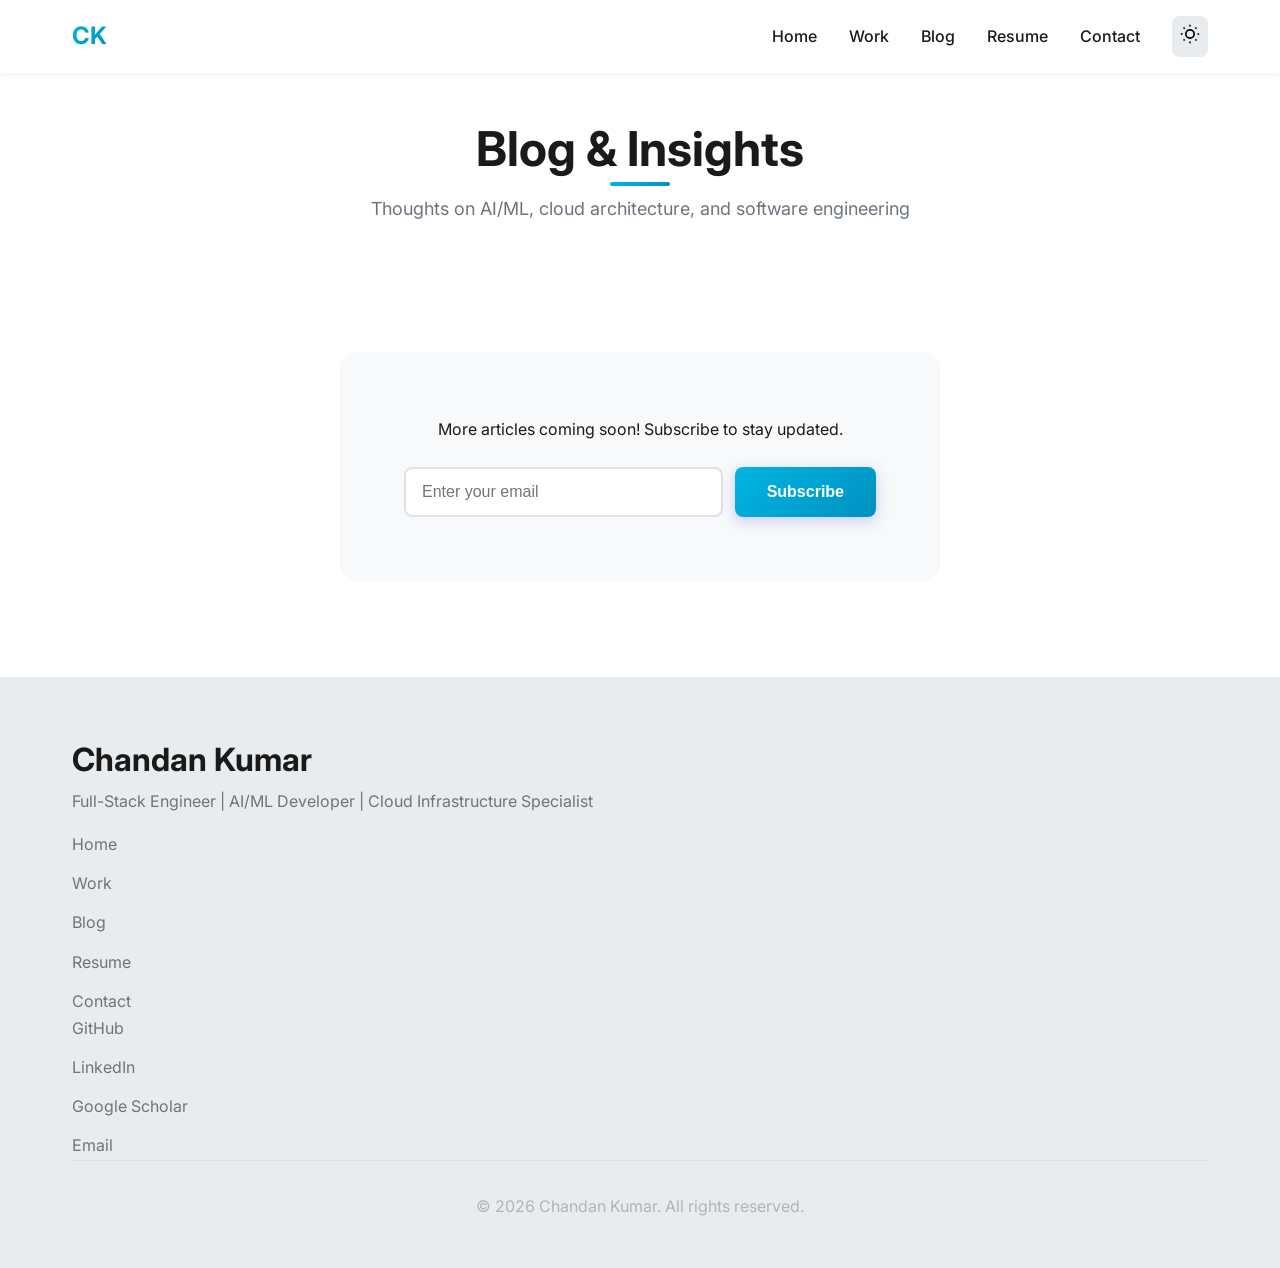
<file: blog.html>
<!DOCTYPE html>
<html lang="en">
<head>
    <meta charset="UTF-8">
    <meta name="viewport" content="width=device-width, initial-scale=1.0">
    <meta name="description" content="Chandan Kumar - Blog & Technical Insights">
    <meta name="author" content="Chandan Kumar">
    <title>Blog | Chandan Kumar</title>
    <link rel="stylesheet" href="css/styles.css">
    <link rel="preconnect" href="https://fonts.googleapis.com">
    <link rel="preconnect" href="https://fonts.gstatic.com" crossorigin>
    <link href="https://fonts.googleapis.com/css2?family=Inter:wght@300;400;500;600;700&family=JetBrains+Mono:wght@400;500&display=swap" rel="stylesheet">
</head>
<body>
    <!-- Navigation -->
    <nav class="navbar" id="navbar">
        <div class="container">
            <div class="nav-brand">
                <a href="index.html">CK</a>
            </div>
            <button class="mobile-menu-toggle" id="mobileMenuToggle" aria-label="Toggle menu">
                <span></span>
                <span></span>
                <span></span>
            </button>
            <ul class="nav-menu" id="navMenu">
                <li><a href="index.html#home" class="nav-link">Home</a></li>
                <li><a href="portfolio.html" class="nav-link">Work</a></li>
                <li><a href="blog.html" class="nav-link active">Blog</a></li>
                <li><a href="resume.html" class="nav-link">Resume</a></li>
                <li><a href="index.html#contact" class="nav-link">Contact</a></li>
                <li>
                    <button class="theme-toggle" id="themeToggle" aria-label="Toggle theme">
                        <span class="sun-icon">
                            <svg width="20" height="20" viewBox="0 0 24 24" fill="none" stroke="currentColor" stroke-width="2">
                                <circle cx="12" cy="12" r="5"></circle>
                                <line x1="12" y1="1" x2="12" y2="3"></line>
                                <line x1="12" y1="21" x2="12" y2="23"></line>
                                <line x1="4.22" y1="4.22" x2="5.64" y2="5.64"></line>
                                <line x1="18.36" y1="18.36" x2="19.78" y2="19.78"></line>
                                <line x1="1" y1="12" x2="3" y2="12"></line>
                                <line x1="21" y1="12" x2="23" y2="12"></line>
                                <line x1="4.22" y1="19.78" x2="5.64" y2="18.36"></line>
                                <line x1="18.36" y1="5.64" x2="19.78" y2="4.22"></line>
                            </svg>
                        </span>
                        <span class="moon-icon">
                            <svg width="20" height="20" viewBox="0 0 24 24" fill="none" stroke="currentColor" stroke-width="2">
                                <path d="M21 12.79A9 9 0 1 1 11.21 3 7 7 0 0 0 21 12.79z"></path>
                            </svg>
                        </span>
                    </button>
                </li>
            </ul>
        </div>
    </nav>

    <!-- Blog Section -->
    <section id="blog" class="blog" style="padding-top: 120px;">
        <div class="container">
            <h2 class="section-title">Blog & Insights</h2>
            <p class="section-subtitle">Thoughts on AI/ML, cloud architecture, and software engineering</p>
            
            <div class="blog-grid" id="blogGrid">
                <!-- Blog posts will be dynamically inserted here -->
            </div>

            <div class="blog-cta">
                <p>More articles coming soon! Subscribe to stay updated.</p>
                <form class="newsletter-form" id="newsletterForm">
                    <input type="email" placeholder="Enter your email" required>
                    <button type="submit" class="btn btn-primary">Subscribe</button>
                </form>
            </div>
        </div>
    </section>

    <!-- Footer -->
    <footer class="footer">
        <div class="container">
            <div class="footer-container">
                <div class="footer-info">
                    <h3>Chandan Kumar</h3>
                    <p>Full-Stack Engineer | AI/ML Developer | Cloud Infrastructure Specialist</p>
                </div>
                <div class="footer-links">
                    <a href="index.html">Home</a>
                    <a href="portfolio.html">Work</a>
                    <a href="blog.html">Blog</a>
                    <a href="resume.html">Resume</a>
                    <a href="index.html#contact">Contact</a>
                </div>
                <div class="footer-social">
                    <a href="https://github.com/AgentQ1" target="_blank" aria-label="GitHub">GitHub</a>
                    <a href="https://www.linkedin.com/in/chandnnn/" target="_blank" aria-label="LinkedIn">LinkedIn</a>
                    <a href="https://scholar.google.com/citations?hl=en&user=hvN1CFQAAAAJ" target="_blank" aria-label="Google Scholar">Google Scholar</a>
                    <a href="mailto:Ckumar5@hawk.iit.edu" aria-label="Email">Email</a>
                </div>
            </div>
            <div class="footer-bottom">
                <p>&copy; 2026 Chandan Kumar. All rights reserved.</p>
            </div>
        </div>
    </footer>

    <script src="js/data.js"></script>
    <script src="js/main.js"></script>
</body>
</html>
</file>
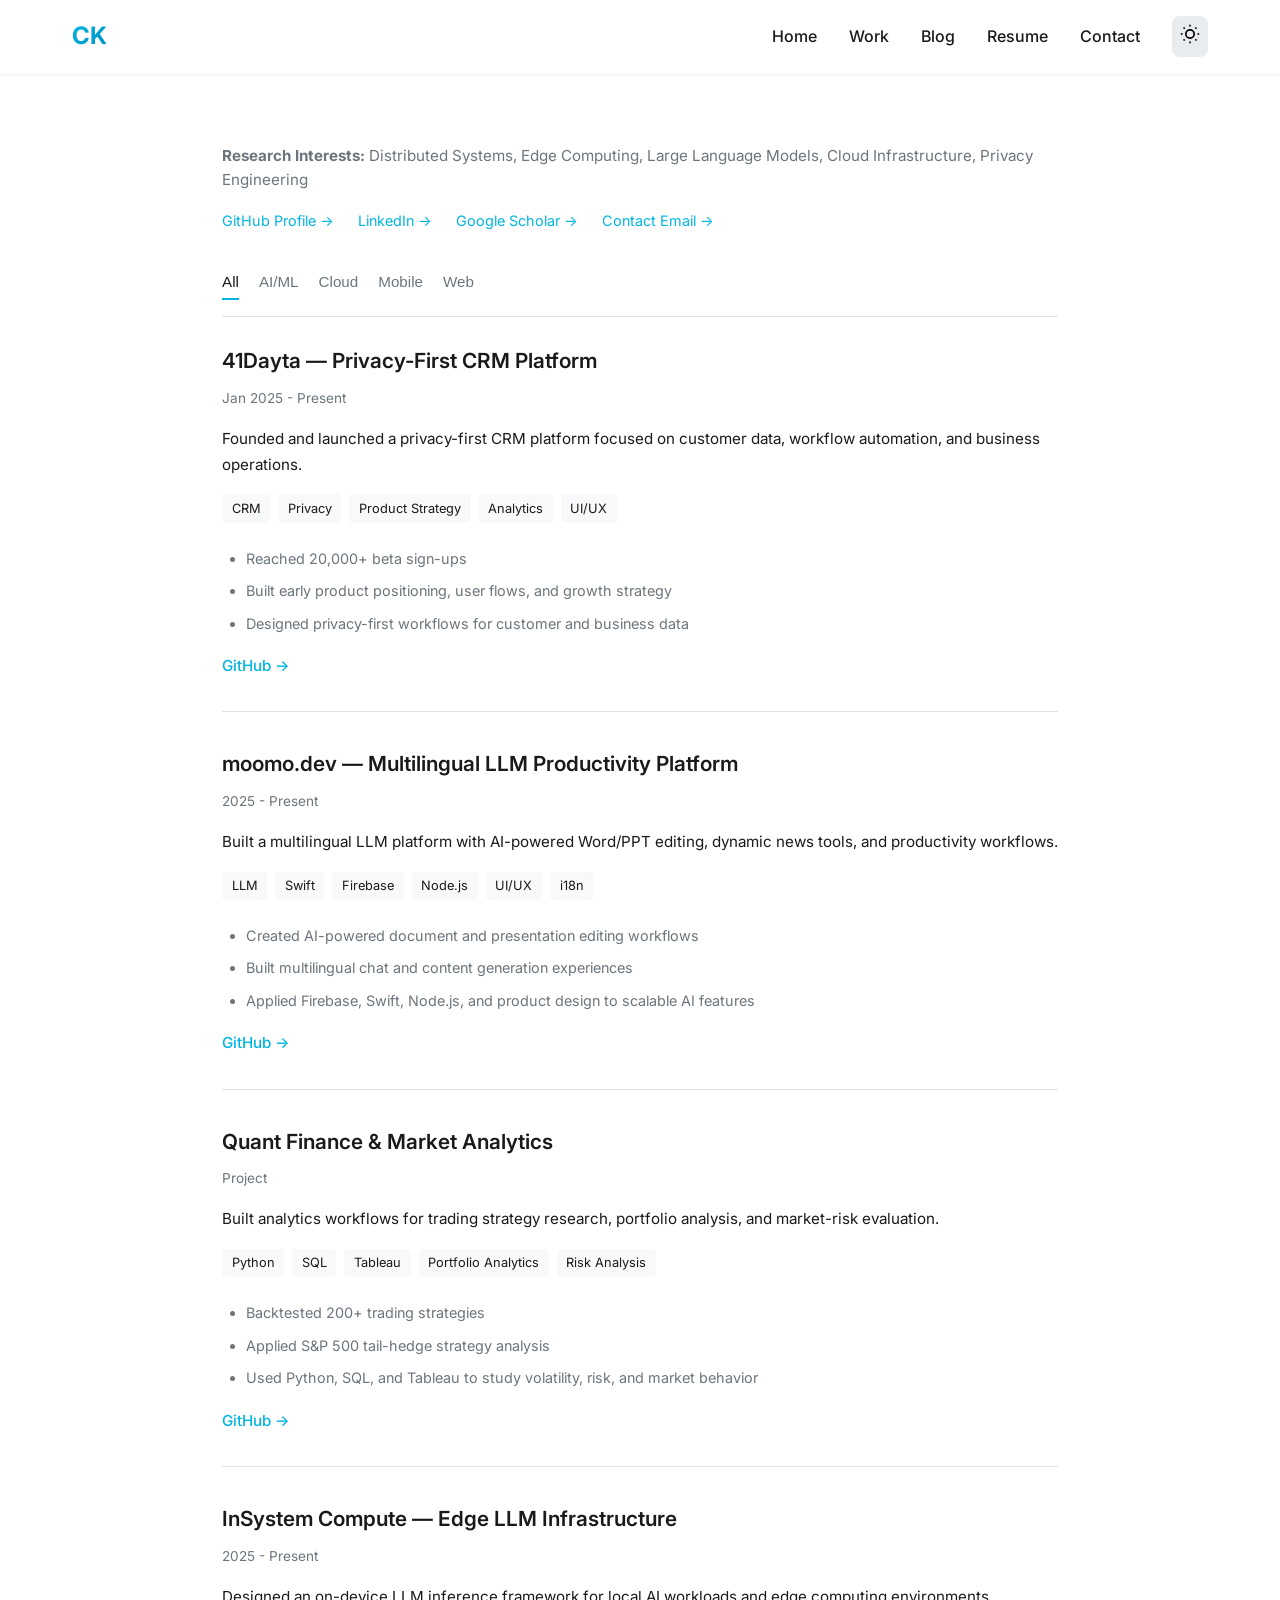
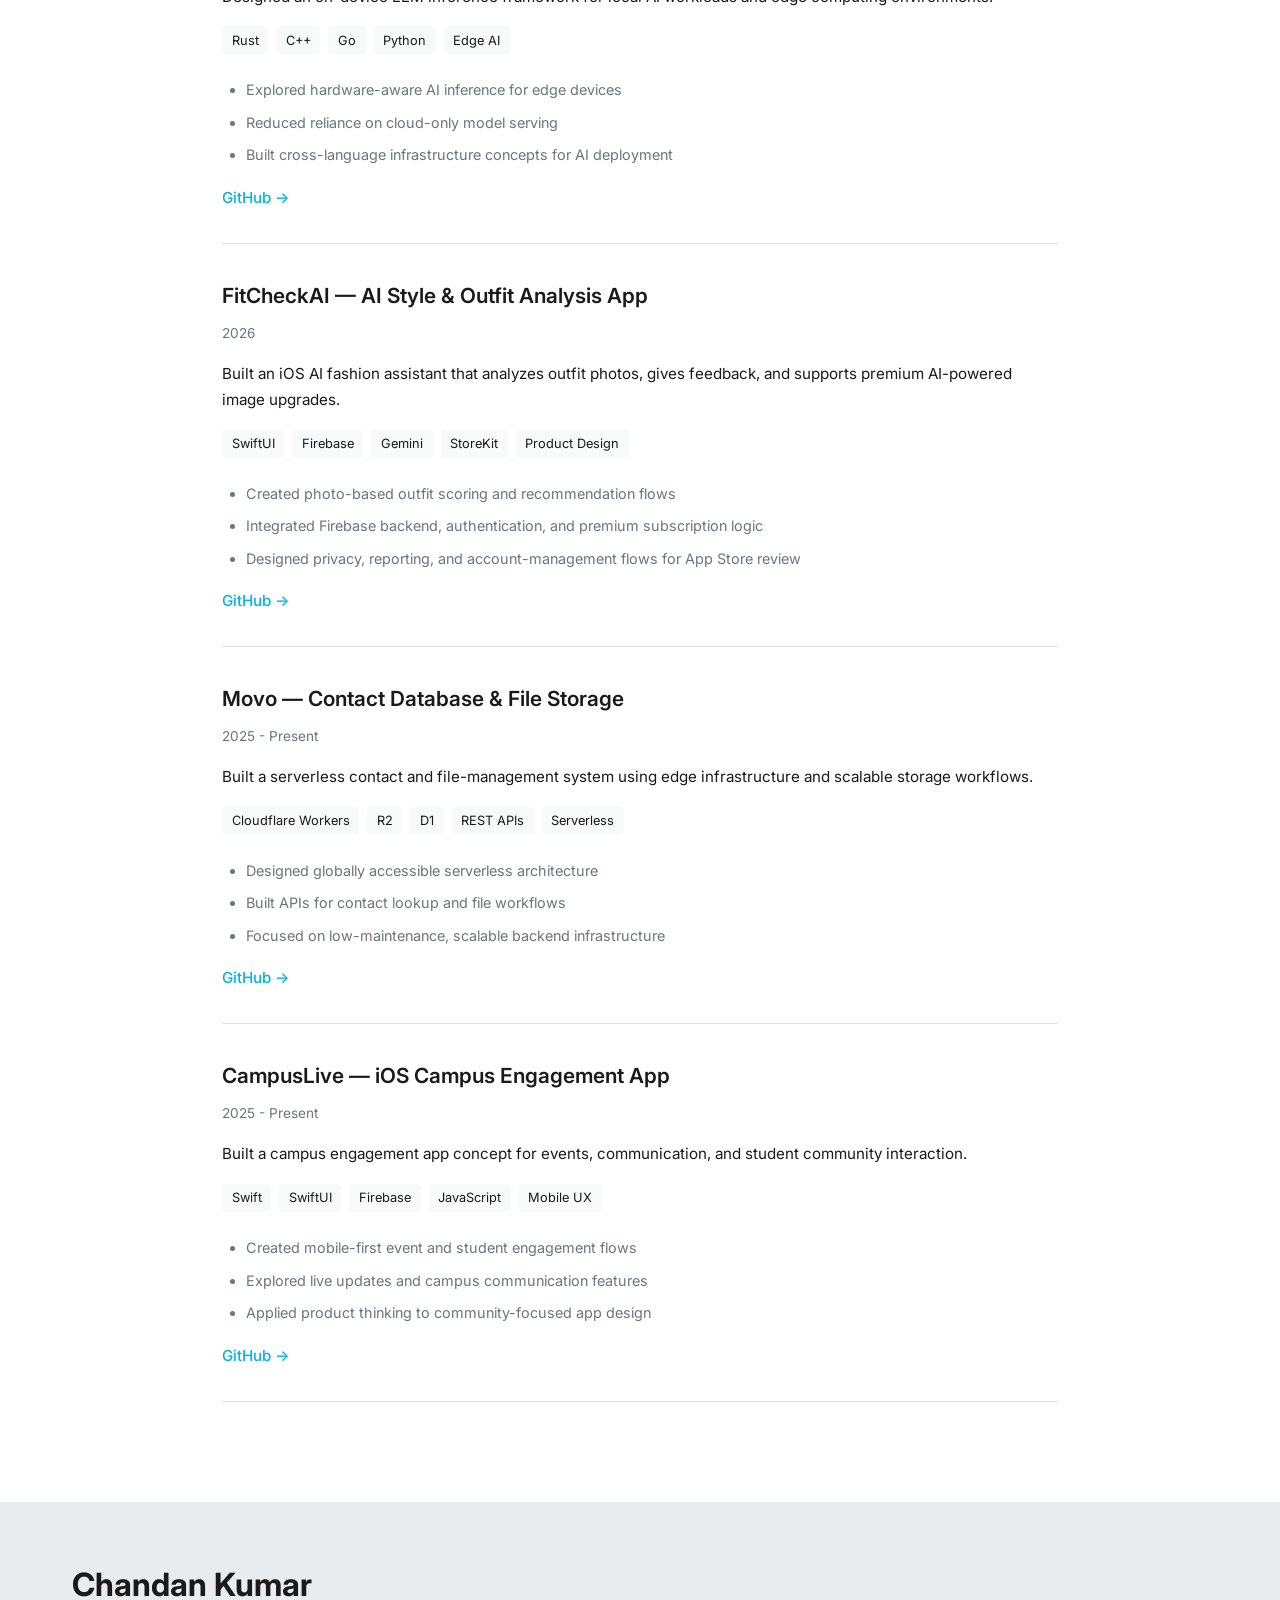
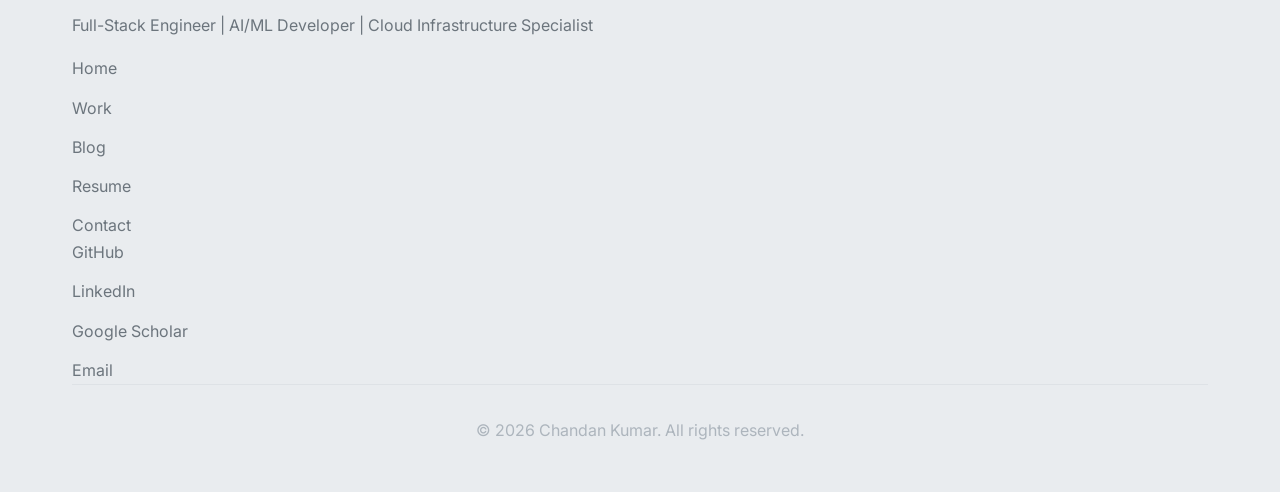
<file: portfolio.html>
<!DOCTYPE html>
<html lang="en">
<head>
    <meta charset="UTF-8">
    <meta name="viewport" content="width=device-width, initial-scale=1.0">
    <meta name="description" content="Chandan Kumar - Portfolio of AI/ML, Cloud Infrastructure, and Software Engineering Projects">
    <meta name="author" content="Chandan Kumar">
    <title>Work | Chandan Kumar</title>
    <link rel="stylesheet" href="css/styles.css">
    <link rel="preconnect" href="https://fonts.googleapis.com">
    <link rel="preconnect" href="https://fonts.gstatic.com" crossorigin>
    <link href="https://fonts.googleapis.com/css2?family=Inter:wght@300;400;500;600;700&family=JetBrains+Mono:wght@400;500&display=swap" rel="stylesheet">
</head>
<body>
    <!-- Navigation -->
    <nav class="navbar" id="navbar">
        <div class="container">
            <div class="nav-brand">
                <a href="index.html">CK</a>
            </div>
            <button class="mobile-menu-toggle" id="mobileMenuToggle" aria-label="Toggle menu">
                <span></span>
                <span></span>
                <span></span>
            </button>
            <ul class="nav-menu" id="navMenu">
                <li><a href="index.html#home" class="nav-link">Home</a></li>
                <li><a href="portfolio.html" class="nav-link active">Work</a></li>
                <li><a href="blog.html" class="nav-link">Blog</a></li>
                <li><a href="resume.html" class="nav-link">Resume</a></li>
                <li><a href="index.html#contact" class="nav-link">Contact</a></li>
                <li>
                    <button class="theme-toggle" id="themeToggle" aria-label="Toggle theme">
                        <span class="sun-icon">
                            <svg width="20" height="20" viewBox="0 0 24 24" fill="none" stroke="currentColor" stroke-width="2">
                                <circle cx="12" cy="12" r="5"></circle>
                                <line x1="12" y1="1" x2="12" y2="3"></line>
                                <line x1="12" y1="21" x2="12" y2="23"></line>
                                <line x1="4.22" y1="4.22" x2="5.64" y2="5.64"></line>
                                <line x1="18.36" y1="18.36" x2="19.78" y2="19.78"></line>
                                <line x1="1" y1="12" x2="3" y2="12"></line>
                                <line x1="21" y1="12" x2="23" y2="12"></line>
                                <line x1="4.22" y1="19.78" x2="5.64" y2="18.36"></line>
                                <line x1="18.36" y1="5.64" x2="19.78" y2="4.22"></line>
                            </svg>
                        </span>
                        <span class="moon-icon">
                            <svg width="20" height="20" viewBox="0 0 24 24" fill="none" stroke="currentColor" stroke-width="2">
                                <path d="M21 12.79A9 9 0 1 1 11.21 3 7 7 0 0 0 21 12.79z"></path>
                            </svg>
                        </span>
                    </button>
                </li>
            </ul>
        </div>
    </nav>

    <!-- Research-Style Work Section -->
    <section id="portfolio" class="research-portfolio" style="padding-top: 120px; padding-bottom: 60px;">
        <div class="container" style="max-width: 900px;">
            <header class="research-header">
                <p style="color: var(--text-secondary); font-size: 0.95rem; line-height: 1.6; margin-bottom: 1rem; margin-top: 1.5rem;">
                    <strong>Research Interests:</strong> Distributed Systems, Edge Computing, Large Language Models, Cloud Infrastructure, Privacy Engineering
                </p>
                <div style="display: flex; gap: 1.5rem; margin-bottom: 2rem; flex-wrap: wrap; font-size: 0.9rem;">
                    <a href="https://github.com/AgentQ1" target="_blank" style="color: var(--accent-primary);">GitHub Profile →</a>
                    <a href="https://www.linkedin.com/in/chandnnn/" target="_blank" style="color: var(--accent-primary);">LinkedIn →</a>
                    <a href="https://scholar.google.com/citations?hl=en&user=hvN1CFQAAAAJ" target="_blank" style="color: var(--accent-primary);">Google Scholar →</a>
                    <a href="mailto:Ckumar5@hawk.iit.edu" style="color: var(--accent-primary);">Contact Email →</a>
                </div>
            </header>

            <!-- Filter Tabs -->
            <div class="research-filters" style="margin-bottom: 2rem; border-bottom: 1px solid var(--border-color); padding-bottom: 1rem;">
                <button class="research-filter-btn active" data-filter="all" style="margin-right: 1rem; padding: 0.5rem 0; background: none; border: none; color: var(--text-primary); font-size: 0.95rem; cursor: pointer; border-bottom: 2px solid var(--accent-primary);">All</button>
                <button class="research-filter-btn" data-filter="ai-ml" style="margin-right: 1rem; padding: 0.5rem 0; background: none; border: none; color: var(--text-secondary); font-size: 0.95rem; cursor: pointer;">AI/ML</button>
                <button class="research-filter-btn" data-filter="cloud" style="margin-right: 1rem; padding: 0.5rem 0; background: none; border: none; color: var(--text-secondary); font-size: 0.95rem; cursor: pointer;">Cloud</button>
                <button class="research-filter-btn" data-filter="mobile" style="margin-right: 1rem; padding: 0.5rem 0; background: none; border: none; color: var(--text-secondary); font-size: 0.95rem; cursor: pointer;">Mobile</button>
                <button class="research-filter-btn" data-filter="web" style="margin-right: 1rem; padding: 0.5rem 0; background: none; border: none; color: var(--text-secondary); font-size: 0.95rem; cursor: pointer;">Web</button>
            </div>

            <!-- Projects List -->
            <div class="research-projects-list" id="researchProjectsList">
                <!-- Projects will be dynamically inserted here -->
            </div>
        </div>
    </section>

    <!-- Footer -->
    <footer class="footer">
        <div class="container">
            <div class="footer-container">
                <div class="footer-info">
                    <h3>Chandan Kumar</h3>
                    <p>Full-Stack Engineer | AI/ML Developer | Cloud Infrastructure Specialist</p>
                </div>
                <div class="footer-links">
                    <a href="index.html">Home</a>
                    <a href="portfolio.html">Work</a>
                    <a href="blog.html">Blog</a>
                    <a href="resume.html">Resume</a>
                    <a href="index.html#contact">Contact</a>
                </div>
                <div class="footer-social">
                    <a href="https://github.com/AgentQ1" target="_blank" aria-label="GitHub">GitHub</a>
                    <a href="https://www.linkedin.com/in/chandnnn/" target="_blank" aria-label="LinkedIn">LinkedIn</a>
                    <a href="https://scholar.google.com/citations?hl=en&user=hvN1CFQAAAAJ" target="_blank" aria-label="Google Scholar">Google Scholar</a>
                    <a href="mailto:Ckumar5@hawk.iit.edu" aria-label="Email">Email</a>
                </div>
            </div>
            <div class="footer-bottom">
                <p>&copy; 2026 Chandan Kumar. All rights reserved.</p>
            </div>
        </div>
    </footer>

    <script src="js/data.js"></script>
    <script src="js/research-portfolio.js"></script>
    <script src="js/main.js"></script>
</body>
</html>
</file>
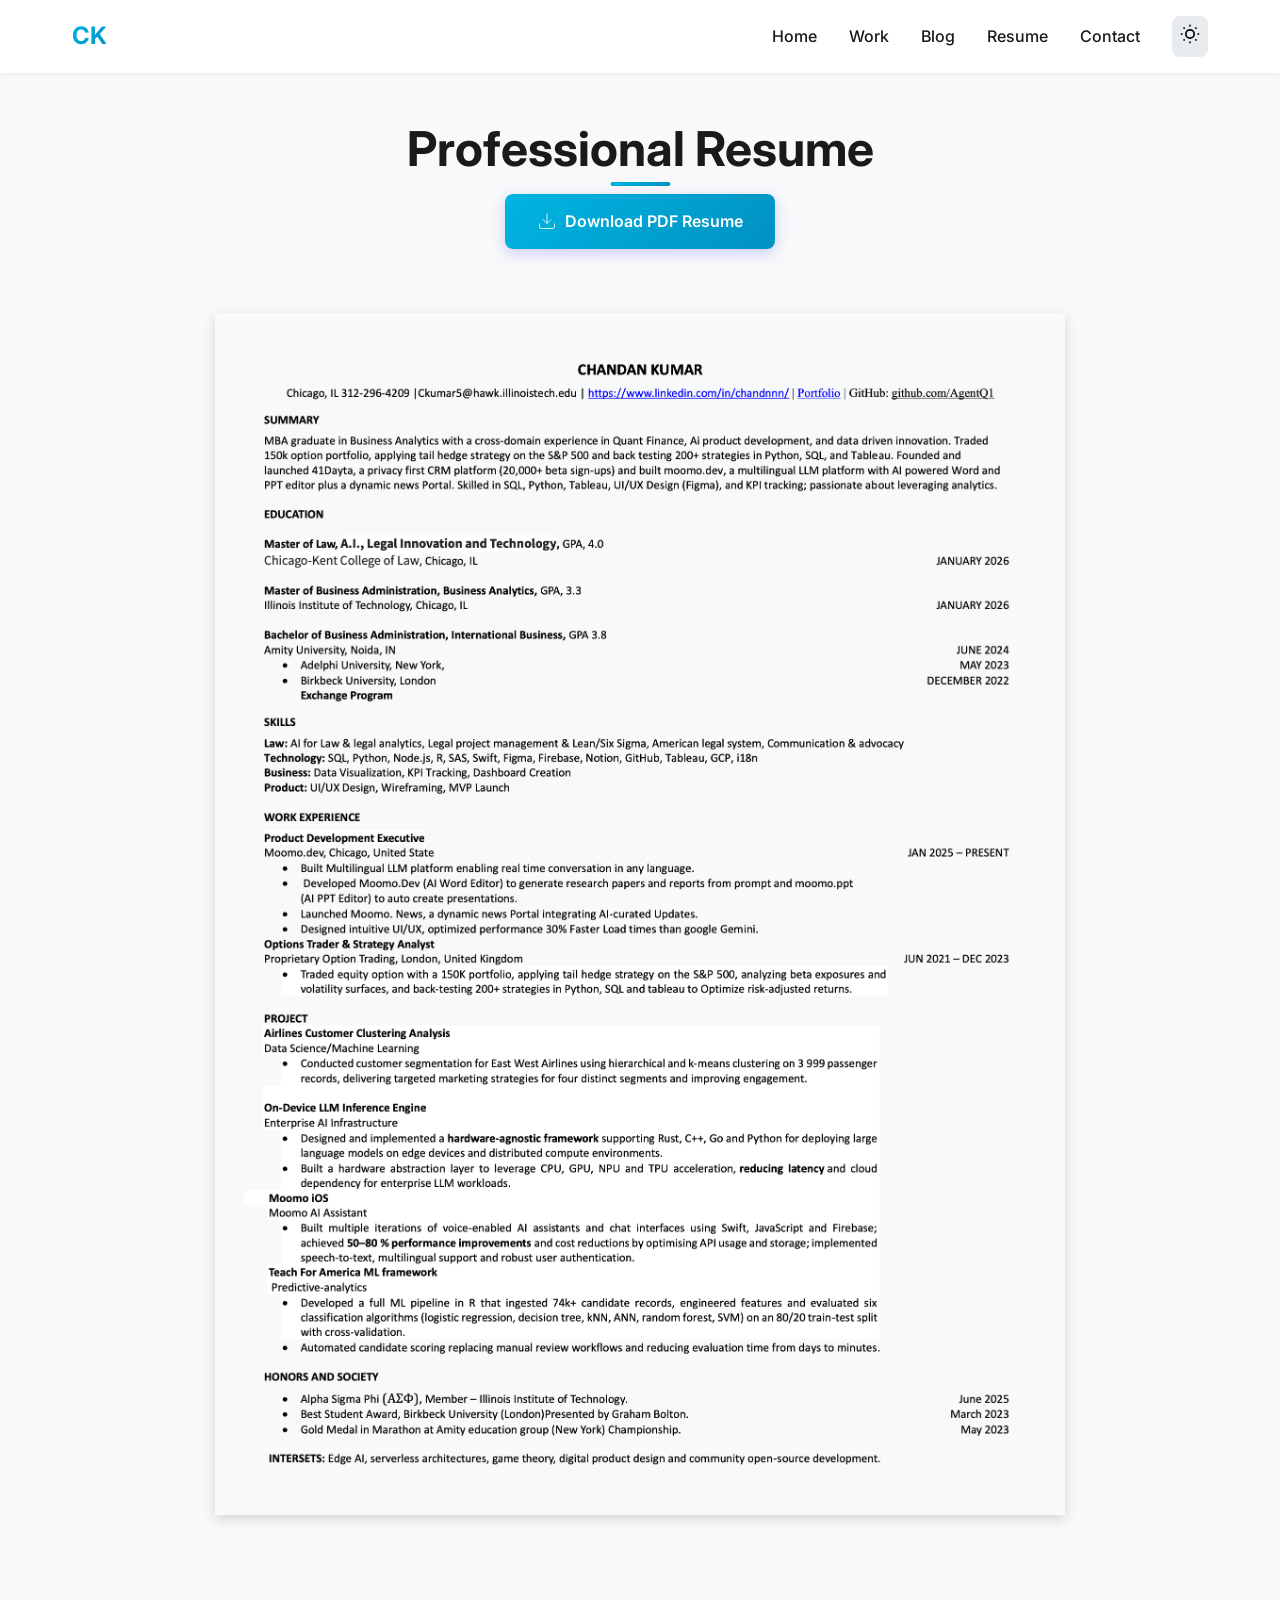
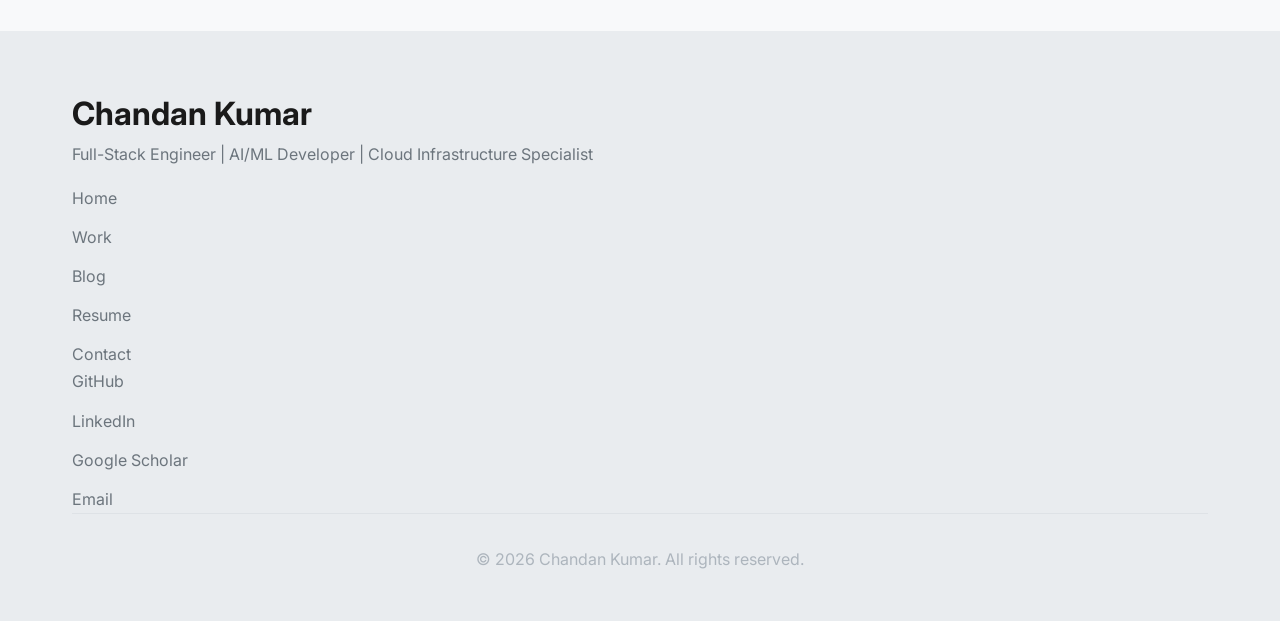
<file: resume.html>
<!DOCTYPE html>
<html lang="en">
<head>
    <meta charset="UTF-8">
    <meta name="viewport" content="width=device-width, initial-scale=1.0">
    <meta name="description" content="Chandan Kumar - Professional Resume and Experience">
    <meta name="author" content="Chandan Kumar">
    <title>Resume | Chandan Kumar</title>
    <link rel="stylesheet" href="css/styles.css">
    <link rel="preconnect" href="https://fonts.googleapis.com">
    <link rel="preconnect" href="https://fonts.gstatic.com" crossorigin>
    <link href="https://fonts.googleapis.com/css2?family=Inter:wght@300;400;500;600;700&family=JetBrains+Mono:wght@400;500&display=swap" rel="stylesheet">
</head>
<body>
    <!-- Navigation -->
    <nav class="navbar" id="navbar">
        <div class="container">
            <div class="nav-brand">
                <a href="index.html">CK</a>
            </div>
            <button class="mobile-menu-toggle" id="mobileMenuToggle" aria-label="Toggle menu">
                <span></span>
                <span></span>
                <span></span>
            </button>
            <ul class="nav-menu" id="navMenu">
                <li><a href="index.html#home" class="nav-link">Home</a></li>
                <li><a href="portfolio.html" class="nav-link">Work</a></li>
                <li><a href="blog.html" class="nav-link">Blog</a></li>
                <li><a href="resume.html" class="nav-link active">Resume</a></li>
                <li><a href="index.html#contact" class="nav-link">Contact</a></li>
                <li>
                    <button class="theme-toggle" id="themeToggle" aria-label="Toggle theme">
                        <span class="sun-icon">
                            <svg width="20" height="20" viewBox="0 0 24 24" fill="none" stroke="currentColor" stroke-width="2">
                                <circle cx="12" cy="12" r="5"></circle>
                                <line x1="12" y1="1" x2="12" y2="3"></line>
                                <line x1="12" y1="21" x2="12" y2="23"></line>
                                <line x1="4.22" y1="4.22" x2="5.64" y2="5.64"></line>
                                <line x1="18.36" y1="18.36" x2="19.78" y2="19.78"></line>
                                <line x1="1" y1="12" x2="3" y2="12"></line>
                                <line x1="21" y1="12" x2="23" y2="12"></line>
                                <line x1="4.22" y1="19.78" x2="5.64" y2="18.36"></line>
                                <line x1="18.36" y1="5.64" x2="19.78" y2="4.22"></line>
                            </svg>
                        </span>
                        <span class="moon-icon">
                            <svg width="20" height="20" viewBox="0 0 24 24" fill="none" stroke="currentColor" stroke-width="2">
                                <path d="M21 12.79A9 9 0 1 1 11.21 3 7 7 0 0 0 21 12.79z"></path>
                            </svg>
                        </span>
                    </button>
                </li>
            </ul>
        </div>
    </nav>

    <!-- Resume Section -->
    <section id="resume" class="resume" style="padding-top: 120px;">
        <div class="container">
            <h2 class="section-title">Professional Resume</h2>
            <div class="resume-actions">
                <a href="assets/Chandan_Kumar_Resume.pdf" class="btn btn-primary" download>
                    <svg width="20" height="20" viewBox="0 0 24 24" fill="none" stroke="currentColor">
                        <path d="M21 15v4a2 2 0 0 1-2 2H5a2 2 0 0 1-2-2v-4M7 10l5 5 5-5M12 15V3"/>
                    </svg>
                    Download PDF Resume
                </a>
            </div>

            <div class="resume-viewer" style="margin-top: 40px;">
                <div class="resume-page">
                    <img src="assets/resume/page-1.png" alt="Resume Page 1" style="width: 100%; max-width: 850px; display: block; margin: 0 auto 20px; box-shadow: 0 4px 12px rgba(0,0,0,0.15);">
                </div>
            </div>
        </div>
    </section>

    <!-- Footer -->
    <footer class="footer">
        <div class="container">
            <div class="footer-container">
                <div class="footer-info">
                    <h3>Chandan Kumar</h3>
                    <p>Full-Stack Engineer | AI/ML Developer | Cloud Infrastructure Specialist</p>
                </div>
                <div class="footer-links">
                    <a href="index.html">Home</a>
                    <a href="portfolio.html">Work</a>
                    <a href="blog.html">Blog</a>
                    <a href="resume.html">Resume</a>
                    <a href="index.html#contact">Contact</a>
                </div>
                <div class="footer-social">
                    <a href="https://github.com/AgentQ1" target="_blank" aria-label="GitHub">GitHub</a>
                    <a href="https://www.linkedin.com/in/chandnnn/" target="_blank" aria-label="LinkedIn">LinkedIn</a>
                    <a href="https://scholar.google.com/citations?hl=en&user=hvN1CFQAAAAJ" target="_blank" aria-label="Google Scholar">Google Scholar</a>
                    <a href="mailto:Ckumar5@hawk.iit.edu" aria-label="Email">Email</a>
                </div>
            </div>
            <div class="footer-bottom">
                <p>&copy; 2026 Chandan Kumar. All rights reserved.</p>
            </div>
        </div>
    </footer>

    <script src="js/data.js"></script>
    <script src="js/main.js"></script>
</body>
</html>
</file>
<file: css/styles.css>
/* ===========================
   CSS Variables & Reset
   =========================== */
:root {
    /* Colors - Light Theme */
    --bg-primary: #ffffff;
    --bg-secondary: #f8f9fa;
    --bg-tertiary: #e9ecef;
    --text-primary: #1a1a1a;
    --text-secondary: #6c757d;
    --text-tertiary: #adb5bd;
    --accent-primary: #00B5E2;
    --accent-secondary: #0091C1;
    --accent-gradient: linear-gradient(135deg, #00B5E2 0%, #0091C1 100%);
    --border-color: #dee2e6;
    --shadow-sm: 0 2px 4px rgba(0, 0, 0, 0.05);
    --shadow-md: 0 4px 12px rgba(0, 0, 0, 0.1);
    --shadow-lg: 0 10px 30px rgba(0, 0, 0, 0.15);
    
    /* Typography */
    --font-primary: 'Inter', -apple-system, BlinkMacSystemFont, 'Segoe UI', sans-serif;
    --font-mono: 'JetBrains Mono', 'Courier New', monospace;
    
    /* Spacing */
    --spacing-xs: 0.5rem;
    --spacing-sm: 1rem;
    --spacing-md: 2rem;
    --spacing-lg: 4rem;
    --spacing-xl: 6rem;
    
    /* Border radius */
    --radius-sm: 0.375rem;
    --radius-md: 0.5rem;
    --radius-lg: 1rem;
    
    /* Transitions */
    --transition-fast: 0.15s ease;
    --transition-base: 0.3s ease;
    --transition-slow: 0.5s ease;
}

[data-theme="dark"] {
    --bg-primary: #0a0a0a;
    --bg-secondary: #1a1a1a;
    --bg-tertiary: #2a2a2a;
    --text-primary: #f8f9fa;
    --text-secondary: #adb5bd;
    --text-tertiary: #6c757d;
    --border-color: #2a2a2a;
    --shadow-sm: 0 2px 4px rgba(0, 0, 0, 0.3);
    --shadow-md: 0 4px 12px rgba(0, 0, 0, 0.4);
    --shadow-lg: 0 10px 30px rgba(0, 0, 0, 0.5);
}

* {
    margin: 0;
    padding: 0;
    box-sizing: border-box;
}

html {
    scroll-behavior: smooth;
    font-size: 16px;
}

body {
    font-family: var(--font-primary);
    background-color: var(--bg-primary);
    color: var(--text-primary);
    line-height: 1.7;
    -webkit-font-smoothing: antialiased;
    -moz-osx-font-smoothing: grayscale;
    overflow-x: hidden;
    transition: background-color var(--transition-base), color var(--transition-base);
}

/* ===========================
   Typography
   =========================== */
h1, h2, h3, h4, h5, h6 {
    font-weight: 700;
    line-height: 1.2;
    margin-bottom: 1rem;
}

h1 { font-size: clamp(2.5rem, 5vw, 4rem); }
h2 { font-size: clamp(2rem, 4vw, 3rem); }
h3 { font-size: clamp(1.5rem, 3vw, 2rem); }
h4 { font-size: 1.25rem; }

p {
    margin-bottom: 1rem;
}

a {
    color: var(--accent-primary);
    text-decoration: none;
    transition: color var(--transition-fast);
}

a:hover {
    color: var(--accent-secondary);
}

/* ===========================
   Layout Utilities
   =========================== */
.container {
    max-width: 1200px;
    margin: 0 auto;
    padding: 0 var(--spacing-md);
}

.section-title {
    text-align: center;
    margin-bottom: var(--spacing-sm);
    position: relative;
    display: inline-block;
    left: 50%;
    transform: translateX(-50%);
}

.section-title::after {
    content: '';
    position: absolute;
    bottom: -0.5rem;
    left: 50%;
    transform: translateX(-50%);
    width: 60px;
    height: 4px;
    background: var(--accent-gradient);
    border-radius: 2px;
}

.section-subtitle {
    text-align: center;
    color: var(--text-secondary);
    margin-bottom: var(--spacing-lg);
    font-size: 1.125rem;
}

.gradient-text {
    background: var(--accent-gradient);
    -webkit-background-clip: text;
    -webkit-text-fill-color: transparent;
    background-clip: text;
}

/* ===========================
   Buttons
   =========================== */
.btn {
    display: inline-flex;
    align-items: center;
    gap: 0.5rem;
    padding: 0.875rem 2rem;
    border-radius: var(--radius-md);
    font-weight: 600;
    font-size: 1rem;
    cursor: pointer;
    border: none;
    transition: all var(--transition-base);
    text-decoration: none;
}

.btn-primary {
    background: var(--accent-gradient);
    color: white;
    box-shadow: 0 4px 14px rgba(99, 102, 241, 0.3);
}

.btn-primary:hover {
    transform: translateY(-2px);
    box-shadow: 0 6px 20px rgba(99, 102, 241, 0.4);
}

.btn-secondary {
    background: transparent;
    color: var(--text-primary);
    border: 2px solid var(--border-color);
}

.btn-secondary:hover {
    background: var(--bg-tertiary);
    border-color: var(--accent-primary);
}

/* ===========================
   Navigation
   =========================== */
.navbar {
    position: fixed;
    top: 0;
    left: 0;
    right: 0;
    z-index: 1000;
    background: var(--bg-primary);
    backdrop-filter: blur(10px);
    box-shadow: var(--shadow-sm);
    transition: all var(--transition-base);
}

.navbar.scrolled {
    box-shadow: var(--shadow-md);
}

.navbar .container {
    display: flex;
    justify-content: space-between;
    align-items: center;
    padding: 1rem var(--spacing-md);
}

.nav-brand a {
    font-size: 1.5rem;
    font-weight: 700;
    background: var(--accent-gradient);
    -webkit-background-clip: text;
    -webkit-text-fill-color: transparent;
    background-clip: text;
}

.nav-menu {
    display: flex;
    list-style: none;
    gap: 2rem;
    align-items: center;
}

.nav-link {
    color: var(--text-primary);
    font-weight: 500;
    position: relative;
    padding: 0.5rem 0;
}

.nav-link::after {
    content: '';
    position: absolute;
    bottom: 0;
    left: 0;
    width: 0;
    height: 2px;
    background: var(--accent-gradient);
    transition: width var(--transition-base);
}

.nav-link:hover::after,
.nav-link.active::after {
    width: 100%;
}

.theme-toggle {
    background: var(--bg-tertiary);
    border: none;
    border-radius: var(--radius-md);
    padding: 0.5rem;
    cursor: pointer;
    font-size: 1.25rem;
    display: flex;
    align-items: center;
    justify-content: center;
    transition: all var(--transition-base);
}

.theme-toggle:hover {
    transform: rotate(20deg);
}

[data-theme="dark"] .sun-icon,
[data-theme="light"] .moon-icon {
    display: none;
}

.mobile-menu-toggle {
    display: none;
    flex-direction: column;
    gap: 0.25rem;
    background: none;
    border: none;
    cursor: pointer;
    padding: 0.5rem;
}

.mobile-menu-toggle span {
    width: 25px;
    height: 2px;
    background: var(--text-primary);
    transition: all var(--transition-base);
}

/* ===========================
   Hero Section
   =========================== */
.hero {
    min-height: 100vh;
    display: flex;
    align-items: center;
    padding-top: 80px;
    position: relative;
    overflow: hidden;
}

.hero-background {
    position: absolute;
    top: 0;
    left: 0;
    right: 0;
    bottom: 0;
    opacity: 0.05;
    background-image: 
        linear-gradient(90deg, var(--accent-primary) 1px, transparent 1px),
        linear-gradient(var(--accent-primary) 1px, transparent 1px);
    background-size: 50px 50px;
    animation: grid-move 20s linear infinite;
}

@keyframes grid-move {
    0% { transform: translate(0, 0); }
    100% { transform: translate(50px, 50px); }
}

.hero-content {
    display: grid;
    grid-template-columns: 1.2fr 1fr;
    gap: var(--spacing-lg);
    align-items: center;
    position: relative;
    z-index: 1;
}

.hero-title {
    margin-bottom: 1rem;
    animation: fadeInUp 0.8s ease;
}

.typewriter-container {
    min-height: 3rem;
    margin-bottom: 1.5rem;
}

.typewriter {
    font-family: var(--font-mono);
    font-size: 1.5rem;
    color: var(--accent-primary);
    animation: fadeInUp 0.8s ease 0.2s both;
}

.typewriter::after {
    content: '|';
    animation: blink 1s infinite;
}

@keyframes blink {
    0%, 50% { opacity: 1; }
    51%, 100% { opacity: 0; }
}

.hero-description {
    font-size: 1.125rem;
    color: var(--text-secondary);
    margin-bottom: 2rem;
    animation: fadeInUp 0.8s ease 0.4s both;
}

.hero-cta {
    display: flex;
    gap: 1rem;
    margin-bottom: 2rem;
    animation: fadeInUp 0.8s ease 0.6s both;
}

.hero-social {
    display: flex;
    gap: 1rem;
    animation: fadeInUp 0.8s ease 0.8s both;
}

.hero-social a {
    display: flex;
    align-items: center;
    justify-content: center;
    width: 44px;
    height: 44px;
    background: var(--bg-tertiary);
    border-radius: var(--radius-md);
    color: var(--text-primary);
    transition: all var(--transition-base);
}

.hero-social a:hover {
    background: var(--accent-gradient);
    color: white;
    transform: translateY(-3px);
}

.hero-image {
    position: relative;
    animation: fadeInUp 0.8s ease 0.4s both;
}

.profile-image {
    width: 100%;
    max-width: 500px;
    height: auto;
    border-radius: 50%;
    object-fit: cover;
    box-shadow: var(--shadow-lg);
    border: 4px solid var(--accent-primary);
}

.image-placeholder {
    width: 100%;
    aspect-ratio: 1;
    background: var(--accent-gradient);
    border-radius: 50%;
    position: relative;
    overflow: hidden;
}

.floating-shapes {
    position: absolute;
    width: 100%;
    height: 100%;
}

.shape {
    position: absolute;
    border-radius: 50%;
    animation: float 6s ease-in-out infinite;
}

.shape-1 {
    width: 60px;
    height: 60px;
    background: rgba(255, 255, 255, 0.1);
    top: 20%;
    left: 10%;
    animation-delay: 0s;
}

.shape-2 {
    width: 40px;
    height: 40px;
    background: rgba(255, 255, 255, 0.15);
    top: 60%;
    right: 15%;
    animation-delay: 1s;
}

.shape-3 {
    width: 80px;
    height: 80px;
    background: rgba(255, 255, 255, 0.08);
    bottom: 10%;
    left: 30%;
    animation-delay: 2s;
}

@keyframes float {
    0%, 100% { transform: translateY(0) rotate(0deg); }
    50% { transform: translateY(-20px) rotate(180deg); }
}

.scroll-indicator {
    position: absolute;
    bottom: 2rem;
    left: 50%;
    transform: translateX(-50%);
    animation: bounce 2s infinite;
}

.scroll-indicator span {
    display: block;
    width: 24px;
    height: 40px;
    border: 2px solid var(--text-tertiary);
    border-radius: 12px;
    position: relative;
}

.scroll-indicator span::before {
    content: '';
    position: absolute;
    top: 8px;
    left: 50%;
    transform: translateX(-50%);
    width: 4px;
    height: 8px;
    background: var(--text-tertiary);
    border-radius: 2px;
    animation: scroll 2s infinite;
}

@keyframes scroll {
    0% { top: 8px; opacity: 1; }
    100% { top: 24px; opacity: 0; }
}

@keyframes bounce {
    0%, 20%, 50%, 80%, 100% { transform: translateX(-50%) translateY(0); }
    40% { transform: translateX(-50%) translateY(-10px); }
    60% { transform: translateX(-50%) translateY(-5px); }
}

@keyframes fadeInUp {
    from {
        opacity: 0;
        transform: translateY(30px);
    }
    to {
        opacity: 1;
        transform: translateY(0);
    }
}

/* ===========================
   About Section
   =========================== */
.about {
    padding: var(--spacing-xl) 0;
    background: var(--bg-secondary);
}

.about-content {
    max-width: 900px;
    margin: 0 auto;
}

.about-text {
    font-size: 1.0625rem;
    line-height: 1.8;
}

.about-text .lead {
    font-size: 1.25rem;
    font-weight: 500;
    color: var(--text-primary);
    margin-bottom: 1.5rem;
}

.highlights {
    margin: var(--spacing-lg) 0;
    padding: var(--spacing-md);
    background: var(--bg-primary);
    border-radius: var(--radius-lg);
    box-shadow: var(--shadow-sm);
}

.highlights h3 {
    margin-bottom: 1rem;
}

.highlights ul {
    list-style: none;
}

.highlights li {
    padding: 0.5rem 0;
    padding-left: 1.5rem;
    position: relative;
}

.highlights li::before {
    content: '';
    position: absolute;
    left: 0;
    top: 1rem;
    width: 6px;
    height: 6px;
    background: var(--accent-gradient);
    border-radius: 50%;
}

.skills-overview {
    margin-top: var(--spacing-lg);
}

.skill-categories {
    display: grid;
    grid-template-columns: repeat(auto-fit, minmax(250px, 1fr));
    gap: var(--spacing-md);
    margin-top: var(--spacing-md);
}

.skill-category {
    padding: var(--spacing-md);
    background: var(--bg-primary);
    border-radius: var(--radius-lg);
    box-shadow: var(--shadow-sm);
}

.skill-category h4 {
    margin-bottom: 1rem;
    color: var(--accent-primary);
}

.skill-tags {
    display: flex;
    flex-wrap: wrap;
    gap: 0.5rem;
}

.tag {
    display: inline-block;
    padding: 0.375rem 0.75rem;
    background: var(--bg-secondary);
    border-radius: var(--radius-sm);
    font-size: 0.875rem;
    color: var(--text-secondary);
    transition: all var(--transition-fast);
}

.tag:hover {
    background: var(--accent-primary);
    color: white;
    transform: translateY(-2px);
}

/* ===========================
   Portfolio Section
   =========================== */
.portfolio {
    padding: var(--spacing-xl) 0;
}

.portfolio-filters {
    display: flex;
    justify-content: center;
    gap: 1rem;
    margin-bottom: var(--spacing-lg);
    flex-wrap: wrap;
}

.filter-btn {
    padding: 0.625rem 1.5rem;
    background: var(--bg-secondary);
    border: 2px solid transparent;
    border-radius: var(--radius-md);
    font-weight: 500;
    cursor: pointer;
    transition: all var(--transition-base);
    color: var(--text-primary);
}

.filter-btn:hover,
.filter-btn.active {
    background: var(--accent-gradient);
    color: white;
    transform: translateY(-2px);
}

.portfolio-grid {
    display: grid;
    grid-template-columns: repeat(auto-fill, minmax(350px, 1fr));
    gap: var(--spacing-md);
}

.project-card {
    background: var(--bg-secondary);
    border-radius: var(--radius-lg);
    overflow: hidden;
    box-shadow: var(--shadow-sm);
    transition: all var(--transition-base);
    opacity: 1;
    transform: scale(1);
}

.project-card.hidden {
    display: none;
}

.project-card:hover {
    transform: translateY(-8px);
    box-shadow: var(--shadow-lg);
}

.project-image {
    width: 100%;
    height: 200px;
    background: var(--accent-gradient);
    display: flex;
    align-items: center;
    justify-content: center;
    font-size: 3rem;
    position: relative;
    overflow: hidden;
}

.project-image::after {
    content: '';
    position: absolute;
    top: 0;
    left: 0;
    right: 0;
    bottom: 0;
    background: rgba(0, 0, 0, 0.2);
    opacity: 0;
    transition: opacity var(--transition-base);
}

.project-card:hover .project-image::after {
    opacity: 1;
}

.project-content {
    padding: var(--spacing-md);
}

.project-header {
    display: flex;
    justify-content: space-between;
    align-items: start;
    margin-bottom: 0.75rem;
}

.project-title {
    font-size: 1.25rem;
    margin-bottom: 0.25rem;
}

.project-date {
    font-size: 0.875rem;
    color: var(--text-tertiary);
}

.project-description {
    color: var(--text-secondary);
    margin-bottom: 1rem;
    line-height: 1.6;
}

.project-tags {
    display: flex;
    flex-wrap: wrap;
    gap: 0.5rem;
    margin-bottom: 1rem;
}

.project-links {
    display: flex;
    gap: 0.75rem;
}

.project-link {
    display: inline-flex;
    align-items: center;
    gap: 0.25rem;
    font-size: 0.875rem;
    font-weight: 500;
    color: var(--accent-primary);
    transition: color var(--transition-fast);
}

.project-link:hover {
    color: var(--accent-secondary);
}

/* ===========================
   Resume Section
   =========================== */
.resume {
    padding: var(--spacing-xl) 0;
    background: var(--bg-secondary);
}

.resume-actions {
    text-align: center;
    margin-bottom: var(--spacing-lg);
}

.timeline {
    position: relative;
    max-width: 900px;
    margin: 0 auto;
}

.timeline::before {
    content: '';
    position: absolute;
    top: 0;
    left: 50%;
    transform: translateX(-50%);
    width: 2px;
    height: 100%;
    background: var(--border-color);
}

.timeline-item {
    position: relative;
    margin-bottom: var(--spacing-lg);
    opacity: 0;
    animation: fadeInUp 0.6s ease forwards;
}

.timeline-item:nth-child(even) .timeline-content {
    margin-left: auto;
}

.timeline-content {
    width: calc(50% - 2rem);
    padding: var(--spacing-md);
    background: var(--bg-primary);
    border-radius: var(--radius-lg);
    box-shadow: var(--shadow-md);
    position: relative;
}

.timeline-item:nth-child(odd) .timeline-content {
    margin-right: auto;
}

.timeline-marker {
    position: absolute;
    top: 1.5rem;
    left: 50%;
    transform: translateX(-50%);
    width: 16px;
    height: 16px;
    background: var(--accent-gradient);
    border: 3px solid var(--bg-secondary);
    border-radius: 50%;
    z-index: 1;
}

.timeline-date {
    display: inline-block;
    padding: 0.25rem 0.75rem;
    background: var(--accent-gradient);
    color: white;
    border-radius: var(--radius-sm);
    font-size: 0.875rem;
    font-weight: 600;
    margin-bottom: 0.5rem;
}

.timeline-title {
    font-size: 1.25rem;
    margin-bottom: 0.5rem;
}

.timeline-subtitle {
    color: var(--text-secondary);
    margin-bottom: 1rem;
    font-style: italic;
}

.timeline-description {
    color: var(--text-secondary);
    line-height: 1.6;
}

.timeline-description ul {
    margin-top: 0.5rem;
    padding-left: 1.5rem;
}

.timeline-description li {
    margin-bottom: 0.25rem;
}

/* ===========================
   Blog Section
   =========================== */
.blog {
    padding: var(--spacing-xl) 0;
}

.blog-grid {
    display: grid;
    grid-template-columns: repeat(auto-fill, minmax(300px, 1fr));
    gap: var(--spacing-md);
    margin-bottom: var(--spacing-lg);
}

.blog-card {
    background: var(--bg-secondary);
    border-radius: var(--radius-lg);
    overflow: hidden;
    box-shadow: var(--shadow-sm);
    transition: all var(--transition-base);
}

.blog-card:hover {
    transform: translateY(-5px);
    box-shadow: var(--shadow-md);
}

.blog-image {
    width: 100%;
    height: 180px;
    background: var(--accent-gradient);
    display: flex;
    align-items: center;
    justify-content: center;
    font-size: 2.5rem;
}

.blog-content {
    padding: var(--spacing-md);
}

.blog-meta {
    display: flex;
    gap: 1rem;
    font-size: 0.875rem;
    color: var(--text-tertiary);
    margin-bottom: 0.75rem;
}

.blog-title {
    font-size: 1.25rem;
    margin-bottom: 0.5rem;
}

.blog-title a {
    color: var(--text-primary);
}

.blog-excerpt {
    color: var(--text-secondary);
    line-height: 1.6;
    margin-bottom: 1rem;
}

.read-more {
    display: inline-flex;
    align-items: center;
    gap: 0.25rem;
    font-weight: 500;
    color: var(--accent-primary);
}

.blog-cta {
    text-align: center;
    padding: var(--spacing-lg);
    background: var(--bg-secondary);
    border-radius: var(--radius-lg);
    max-width: 600px;
    margin: 0 auto;
}

.newsletter-form {
    display: flex;
    gap: 0.75rem;
    margin-top: 1.5rem;
}

.newsletter-form input {
    flex: 1;
    padding: 0.875rem 1rem;
    border: 2px solid var(--border-color);
    border-radius: var(--radius-md);
    background: var(--bg-primary);
    color: var(--text-primary);
    font-size: 1rem;
}

.newsletter-form input:focus {
    outline: none;
    border-color: var(--accent-primary);
}

/* ===========================
   Contact Section
   =========================== */
.contact {
    padding: var(--spacing-xl) 0;
    background: var(--bg-secondary);
}

.contact-content {
    display: grid;
    grid-template-columns: 1fr 1.5fr;
    gap: var(--spacing-lg);
    max-width: 1000px;
    margin: 0 auto;
}

.contact-info {
    display: flex;
    flex-direction: column;
    gap: var(--spacing-md);
}

.contact-method {
    padding: var(--spacing-md);
    background: var(--bg-primary);
    border-radius: var(--radius-lg);
    box-shadow: var(--shadow-sm);
}

.contact-method .icon {
    font-size: 2rem;
    margin-bottom: 0.5rem;
}

.contact-method h3 {
    font-size: 1rem;
    margin-bottom: 0.5rem;
    color: var(--text-secondary);
}

.contact-method a,
.contact-method p {
    color: var(--text-primary);
    font-weight: 500;
}

.social-links {
    display: flex;
    gap: 1rem;
}

.contact-form {
    padding: var(--spacing-md);
    background: var(--bg-primary);
    border-radius: var(--radius-lg);
    box-shadow: var(--shadow-sm);
}

.form-group {
    margin-bottom: 1.5rem;
}

.form-group label {
    display: block;
    margin-bottom: 0.5rem;
    font-weight: 500;
    color: var(--text-primary);
}

.form-group input,
.form-group select,
.form-group textarea {
    width: 100%;
    padding: 0.875rem 1rem;
    border: 2px solid var(--border-color);
    border-radius: var(--radius-md);
    background: var(--bg-secondary);
    color: var(--text-primary);
    font-size: 1rem;
    font-family: var(--font-primary);
    transition: border-color var(--transition-fast);
}

.form-group input:focus,
.form-group select:focus,
.form-group textarea:focus {
    outline: none;
    border-color: var(--accent-primary);
}

.form-group textarea {
    resize: vertical;
    min-height: 120px;
}

.form-notice {
    margin-top: 1rem;
    font-size: 0.875rem;
    color: var(--text-tertiary);
    text-align: center;
}

/* ===========================
   Footer
   =========================== */
.footer {
    background: var(--bg-tertiary);
    padding: var(--spacing-lg) 0 var(--spacing-md);
}

.footer-content {
    display: grid;
    grid-template-columns: 2fr 1fr 1fr;
    gap: var(--spacing-lg);
    margin-bottom: var(--spacing-md);
}

.footer-info h3 {
    margin-bottom: 0.5rem;
}

.footer-info p {
    color: var(--text-secondary);
}

.footer-links,
.footer-social {
    display: flex;
    flex-direction: column;
    gap: 0.75rem;
}

.footer-links a,
.footer-social a {
    color: var(--text-secondary);
    transition: color var(--transition-fast);
}

.footer-links a:hover,
.footer-social a:hover {
    color: var(--accent-primary);
}

.footer-bottom {
    text-align: center;
    padding-top: var(--spacing-md);
    border-top: 1px solid var(--border-color);
    color: var(--text-tertiary);
}

/* ===========================
   Responsive Design
   =========================== */
@media (max-width: 968px) {
    .hero-content {
        grid-template-columns: 1fr;
        text-align: center;
    }
    
    .hero-image {
        max-width: 400px;
        margin: 0 auto;
    }
    
    .hero-cta {
        justify-content: center;
    }
    
    .hero-social {
        justify-content: center;
    }
    
    .timeline::before {
        left: 0;
    }
    
    .timeline-content {
        width: calc(100% - 2rem);
        margin-left: 2rem !important;
    }
    
    .timeline-marker {
        left: 0;
        transform: translateX(-50%);
    }
    
    .contact-content {
        grid-template-columns: 1fr;
    }
    
    .footer-content {
        grid-template-columns: 1fr;
        text-align: center;
    }
    
    .footer-links,
    .footer-social {
        align-items: center;
    }
}

@media (max-width: 768px) {
    :root {
        --spacing-lg: 3rem;
        --spacing-xl: 4rem;
    }
    
    .nav-menu {
        position: fixed;
        top: 70px;
        left: 0;
        right: 0;
        background: var(--bg-primary);
        flex-direction: column;
        padding: 2rem;
        box-shadow: var(--shadow-md);
        transform: translateY(-100%);
        opacity: 0;
        transition: all var(--transition-base);
        pointer-events: none;
    }
    
    .nav-menu.active {
        transform: translateY(0);
        opacity: 1;
        pointer-events: all;
    }
    
    .mobile-menu-toggle {
        display: flex;
    }
    
    .mobile-menu-toggle.active span:nth-child(1) {
        transform: rotate(45deg) translate(5px, 5px);
    }
    
    .mobile-menu-toggle.active span:nth-child(2) {
        opacity: 0;
    }
    
    .mobile-menu-toggle.active span:nth-child(3) {
        transform: rotate(-45deg) translate(7px, -6px);
    }
    
    .portfolio-grid {
        grid-template-columns: 1fr;
    }
    
    .blog-grid {
        grid-template-columns: 1fr;
    }
    
    .skill-categories {
        grid-template-columns: 1fr;
    }
    
    .hero-cta {
        flex-direction: column;
    }
    
    .newsletter-form {
        flex-direction: column;
    }
}

@media (max-width: 480px) {
    h1 { font-size: 2rem; }
    h2 { font-size: 1.75rem; }
    
    .btn {
        width: 100%;
        justify-content: center;
    }
    
    .portfolio-filters {
        justify-content: flex-start;
        overflow-x: auto;
        padding-bottom: 0.5rem;
    }
    
    .filter-btn {
        flex-shrink: 0;
    }
}

/* ===========================
   Animations & Effects
   =========================== */
@media (prefers-reduced-motion: reduce) {
    *,
    *::before,
    *::after {
        animation-duration: 0.01ms !important;
        animation-iteration-count: 1 !important;
        transition-duration: 0.01ms !important;
    }
}

.fade-in {
    animation: fadeIn 0.6s ease;
}

@keyframes fadeIn {
    from { opacity: 0; }
    to { opacity: 1; }
}

/* Scroll reveal */
.reveal {
    opacity: 0;
    transform: translateY(30px);
    transition: all 0.6s ease;
}

.reveal.active {
    opacity: 1;
    transform: translateY(0);
}

/* Loading spinner */
.spinner {
    width: 40px;
    height: 40px;
    border: 4px solid var(--border-color);
    border-top-color: var(--accent-primary);
    border-radius: 50%;
    animation: spin 1s linear infinite;
}

@keyframes spin {
    to { transform: rotate(360deg); }
}
</file>
